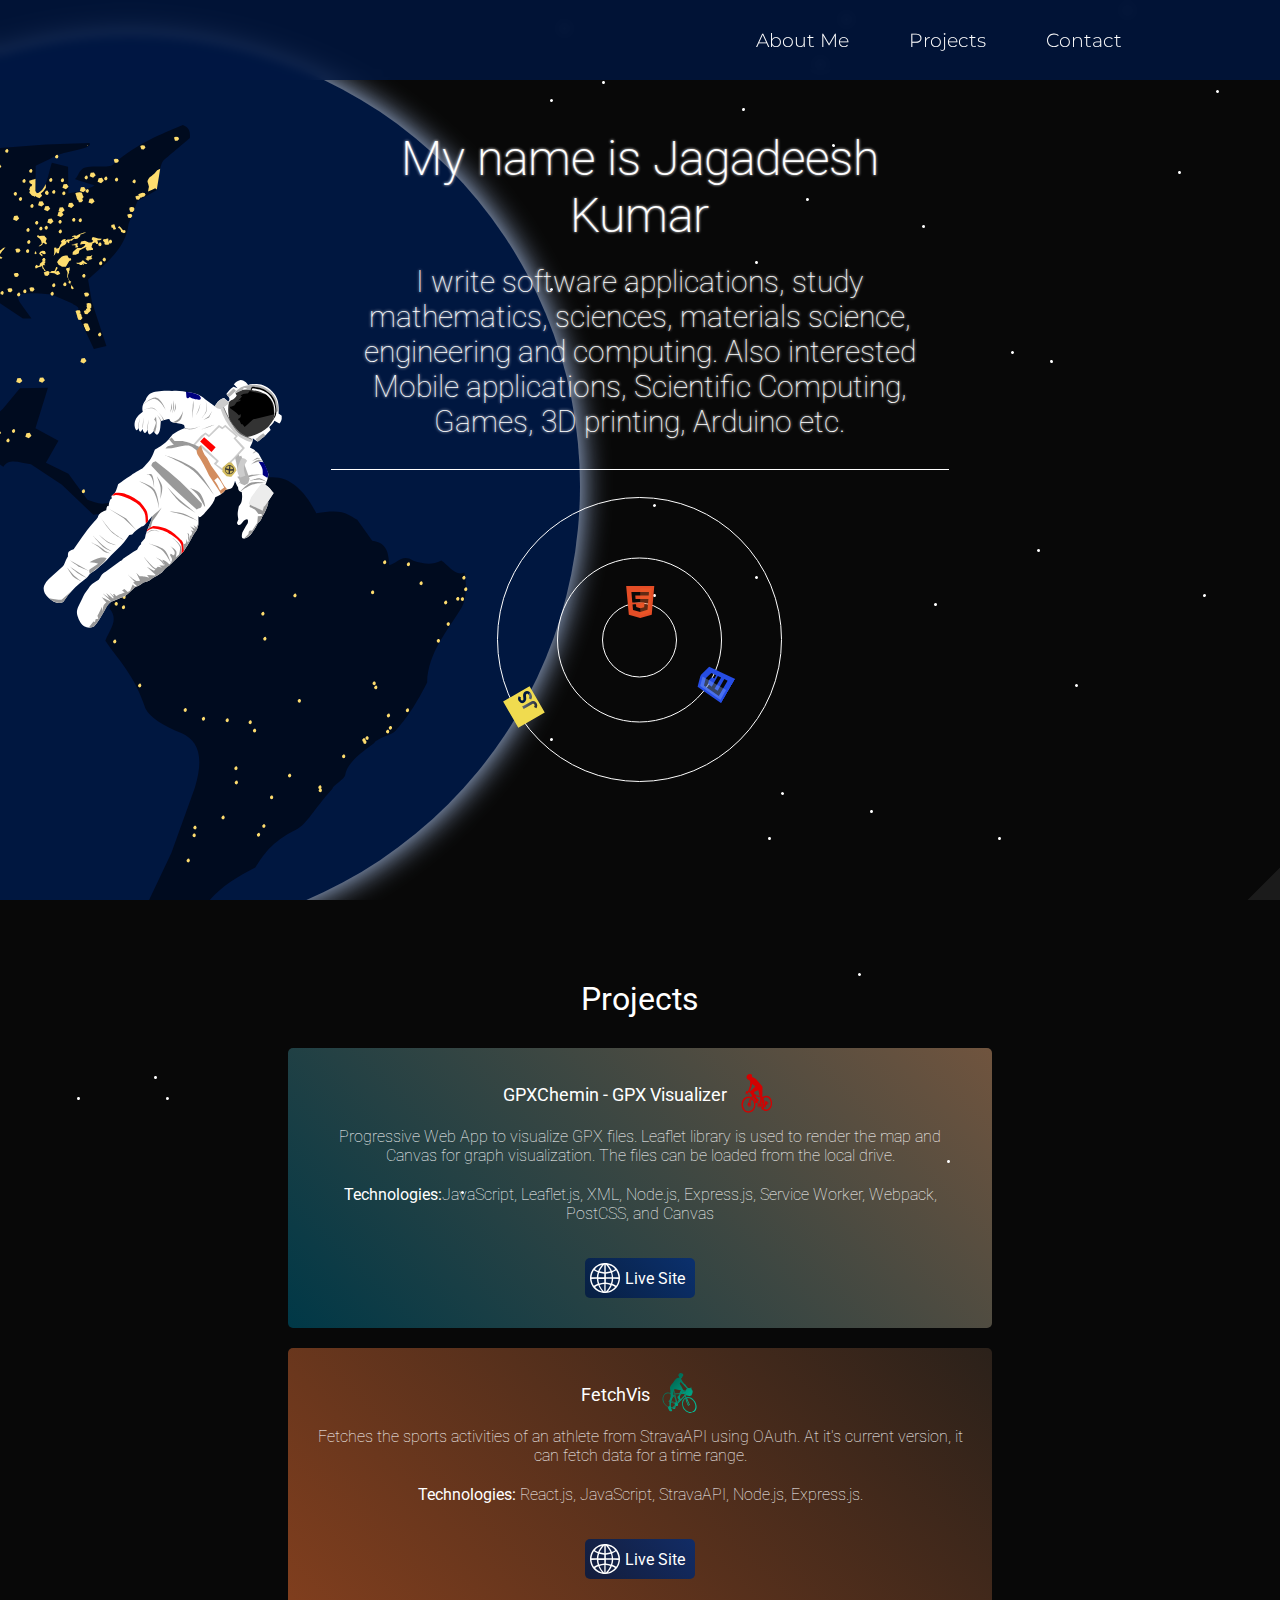
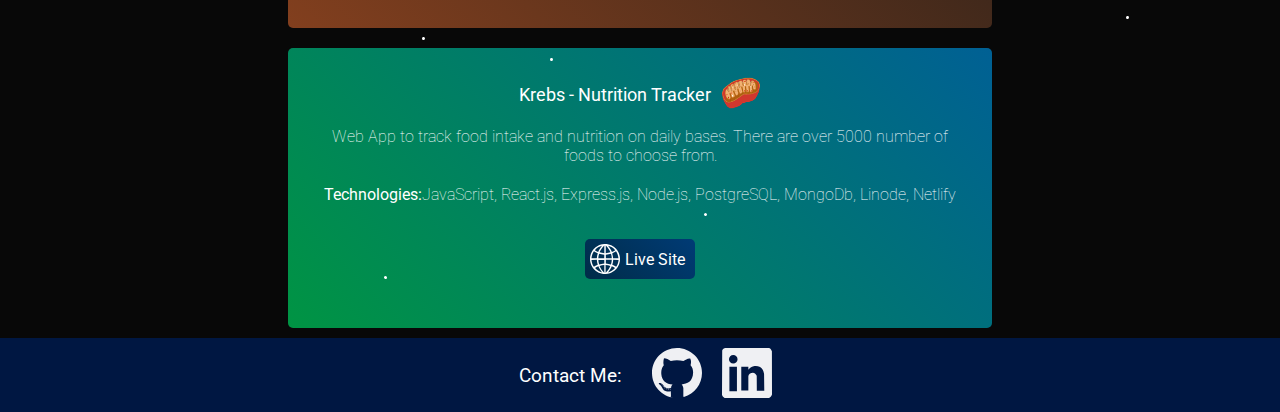
<file: index.html>
<!DOCTYPE html>
<html lang="en">
  <head>
    <meta charset="UTF-8" />
    <meta
      name="viewport"
      content="width=device-width, initial-scale=1.0"
      lang="en"
    />
    <meta name="author" content="Jagadeesh Kumar" />
    <meta
      name="description"
      content="My name is Jagadeesh Kumar, this is my software application developer portfolio. I write code, study mathematics, sciences, materials science, engineering and computing. sometimes involve in creating art using raster, vector, pencil and 3d modelling tools"
    />
    <link
      rel="shortcut icon"
      href="assets/images/favicon.ico"
      type="image/x-icon"
    />
    <link rel="preconnect" href="https://fonts.gstatic.com" />
    <link
      href="https://fonts.googleapis.com/css2?family=Montserrat:wght@200;300;400&display=swap"
      rel="stylesheet"
    />
    <link
      href="https://fonts.googleapis.com/css2?family=Roboto:wght@100;300&display=swap"
      rel="stylesheet"
    />
    <link rel="stylesheet" href="assets/styles/styles.css" />
    <meta
      name="google-site-verification"
      content="FhFQ427HLlSpbvuYlSeR3WIvfBAOCMagMNsWkasmU8o"
    />
    <title>Jagadeesh Kumar</title>
  </head>
  <body>
    <nav id="navbar">
      <ul class="nav-list">
        <li class="nav-list_item">
          <a rel="noreferrer noopener" class="nav-link" href="#welcome-section"
            >About Me</a
          >
        </li>
        <li class="nav-list_item">
          <a rel="noreferrer noopener" class="nav-link" href="#projects"
            >Projects</a
          >
        </li>
        <li class="nav-list_item">
          <a rel="noreferrer noopener" class="nav-link" href="#footer"
            >Contact</a
          >
        </li>
      </ul>
    </nav>
    <section id="welcome-section">
      <div class="welcome-section_text">
        <div id="about-me">
          <div id="about-me_text">
            <p id="welcome-section_heading" class="text--full-width">
              My name is <span id="name">Jagadeesh Kumar</span>
            </p>
            <p id="welcome-section_sub-heading" class="text--full-width">
              I write software applications, study mathematics, sciences,
              materials science, engineering and computing. Also interested
              Mobile applications, Scientific Computing, Games, 3D printing,
              Arduino etc.
            </p>
          </div>
        </div>

        <div id="welcome-section_description">
          <p class="skills"></p>
          <div class="languages">
            <div class="language html">
              <a
                rel="noreferrer noopener"
                class="skill__member html__link"
                target="_blank"
                href="https://en.wikipedia.org/wiki/HTML"
                ><img
                  class="skill__image"
                  src="assets/images/html5.svg"
                  alt="logo of html5"
              /></a>
            </div>
            <div class="html__orbit"></div>

            <div class="language css">
              <a
                rel="noreferrer noopener"
                class="skill__member css__link"
                target="_blank"
                href="https://en.wikipedia.org/wiki/CSS"
                ><img
                  class="skill__image"
                  src="assets/images/css3.svg"
                  alt="logo of css"
              /></a>
            </div>
            <div class="css__orbit"></div>

            <div class="language javascript">
              <a
                rel="noreferrer noopener"
                class="skill__member javascript__link"
                target="_blank"
                href="https://en.wikipedia.org/wiki/JavaScript"
                ><img
                  class="skill__image"
                  src="assets/images/javascript.svg"
                  alt="logo of javascript"
              /></a>
            </div>
            <div class="js__orbit"></div>
          </div>
        </div>
        <div class="background-bar-one"></div>
        <div class="background-bar-two"></div>
      </div>
      <div id="earth">
        <img
          draggable="false"
          src="assets/images/earth.svg"
          id="map"
          alt="svg drawing of earth at night"
        />
      </div>
      <img
        draggable="false"
        src="assets/images/astronaut.svg"
        id="astronaut"
        alt="svg drawing of an astronaut"
      />
      <a rel="noreferrer noopener" href="#projects" class="arrow-double-link"
        ><img
          draggable="false"
          src="assets/images/arrow-double.svg"
          alt=""
          class="arrow-button"
      /></a>
    </section>

    <section id="projects">
      <p id="projects__text">Projects</p>
      <div id="projects__content">
        <!-- PROJECT STARTS -->
        <section class="project trip-visualizer">
          <div class="project__element project__head">
            <div class="project__title">GPXChemin - GPX Visualizer</div>
            <a
              rel="noreferrer noopener"
              href="https://gpxchemin.quarklepton.space"
              target="_blank"
              class="project_link"
              ><img
                src="assets/images/trip-visualizer.svg"
                class="project__icon"
                alt="project icon"
            /></a>
          </div>
          <p class="project__element project__description">
            Progressive Web App to visualize GPX files. Leaflet library is used
            to render the map and Canvas for graph visualization. The files can
            be loaded from the local drive.
          </p>

          <p
            class="project__element project__description project__technologies"
          >
            <span class="project__technologies__span">Technologies:</span
            >JavaScript, Leaflet.js, XML, Node.js, Express.js, Service Worker,
            Webpack, PostCSS, and Canvas
          </p>

          <div class="project__element project__links">
            <div class="project__external">
              <a
                rel="noreferrer noopener"
                class="project__live-site project__button"
                href="https://gpxchemin.quarklepton.space"
                target="_blank"
              >
                <img
                  class="technology__image"
                  src="assets/images/website.svg"
                  alt="logo of website"
                />
                <p class="text project__links__text">Live Site</p>
              </a>
            </div>
          </div>
        </section>
        <!-- PROJECT ENDS -->

        <!-- PROJECT STARTS -->
        <section class="project how-far">
          <div class="project__element project__head">
            <div class="project__title">FetchVis</div>
            <a
              rel="noreferrer noopener"
              href="https://fetchvis.quarklepton.space/"
              target="_blank"
              class="project_link"
              ><img
                src="assets/images/howfar_logo.svg"
                class="project__icon"
                alt="project icon"
            /></a>
          </div>

          <p class="project__element project__description">
            Fetches the sports activities of an athlete from StravaAPI using
            OAuth. At it's current version, it can fetch data for a time range.
          </p>

          <p
            class="project__element project__description project__technologies"
          >
            <span class="project__technologies__span">Technologies:</span>
            React.js, JavaScript, StravaAPI, Node.js, Express.js.
          </p>

          <div class="project__element project__links">
            <div class="project__external">
              <a
                rel="noreferrer noopener"
                class="project__live-site project__button"
                href="https://fetchvis.quarklepton.space/"
                target="_blank"
              >
                <img
                  class="technology__image"
                  src="assets/images/website.svg"
                  alt="logo of website"
                />
                <p class="text project__links__text">Live Site</p>
              </a>
            </div>
          </div>
        </section>
        <!-- PROJECT STARTS -->
        <section class="project krebs">
          <div class="project__element project__head">
            <div class="project__title">Krebs - Nutrition Tracker</div>
            <a
              rel="noreferrer noopener"
              href="https://krebs.quarklepton.space"
              target="_blank"
              class="project_link"
              ><img
                src="assets/images/mito.png"
                class="project__icon"
                alt="project icon"
            /></a>
          </div>
          <p class="project__element project__description">
            Web App to track food intake and nutrition on daily bases. There are
            over 5000 number of foods to choose from.
          </p>

          <p
            class="project__element project__description project__technologies"
          >
            <span class="project__technologies__span">Technologies:</span
            >JavaScript, React.js, Express.js, Node.js, PostgreSQL, MongoDb,
            Linode, Netlify
          </p>

          <div class="project__element project__links">
            <div class="project__external">
              <a
                rel="noreferrer noopener"
                class="project__live-site project__button"
                href="https://krebs.quarklepton.space"
                target="_blank"
              >
                <img
                  class="technology__image"
                  src="assets/images/website.svg"
                  alt="logo of website"
                />
                <p class="text project__links__text">Live Site</p>
              </a>
            </div>
          </div>
        </section>
        <!-- PROJECT ENDS -->
      </div>
    </section>

    <footer id="footer">
      <div class="footer_sub-heading">
        <p class="footer__text text text--narrow text--large text--center">
          Contact Me:
        </p>
      </div>
      <div class="footer-social">
        <a
          rel="noreferrer noopener"
          target="_blank"
          href="https://github.com/thinkingape46"
          id="profile-link"
          class="profile-link"
          ><img
            src="assets/images/github.svg"
            alt="github icon"
            class="github social-icon social-icon--footer"
        /></a>
        <a
          rel="noreferrer noopener"
          target="_blank"
          href="https://www.linkedin.com/in/jagadeesh59621/"
          class="profile-link"
          ><img
            src="assets/images/linkedin.svg"
            alt="linkedin icon"
            class="linkedin social-icon social-icon--footer"
        /></a>
      </div>
    </footer>

    <script src="assets/scripts/scripts.js"></script>
  </body>
</html>
</file>
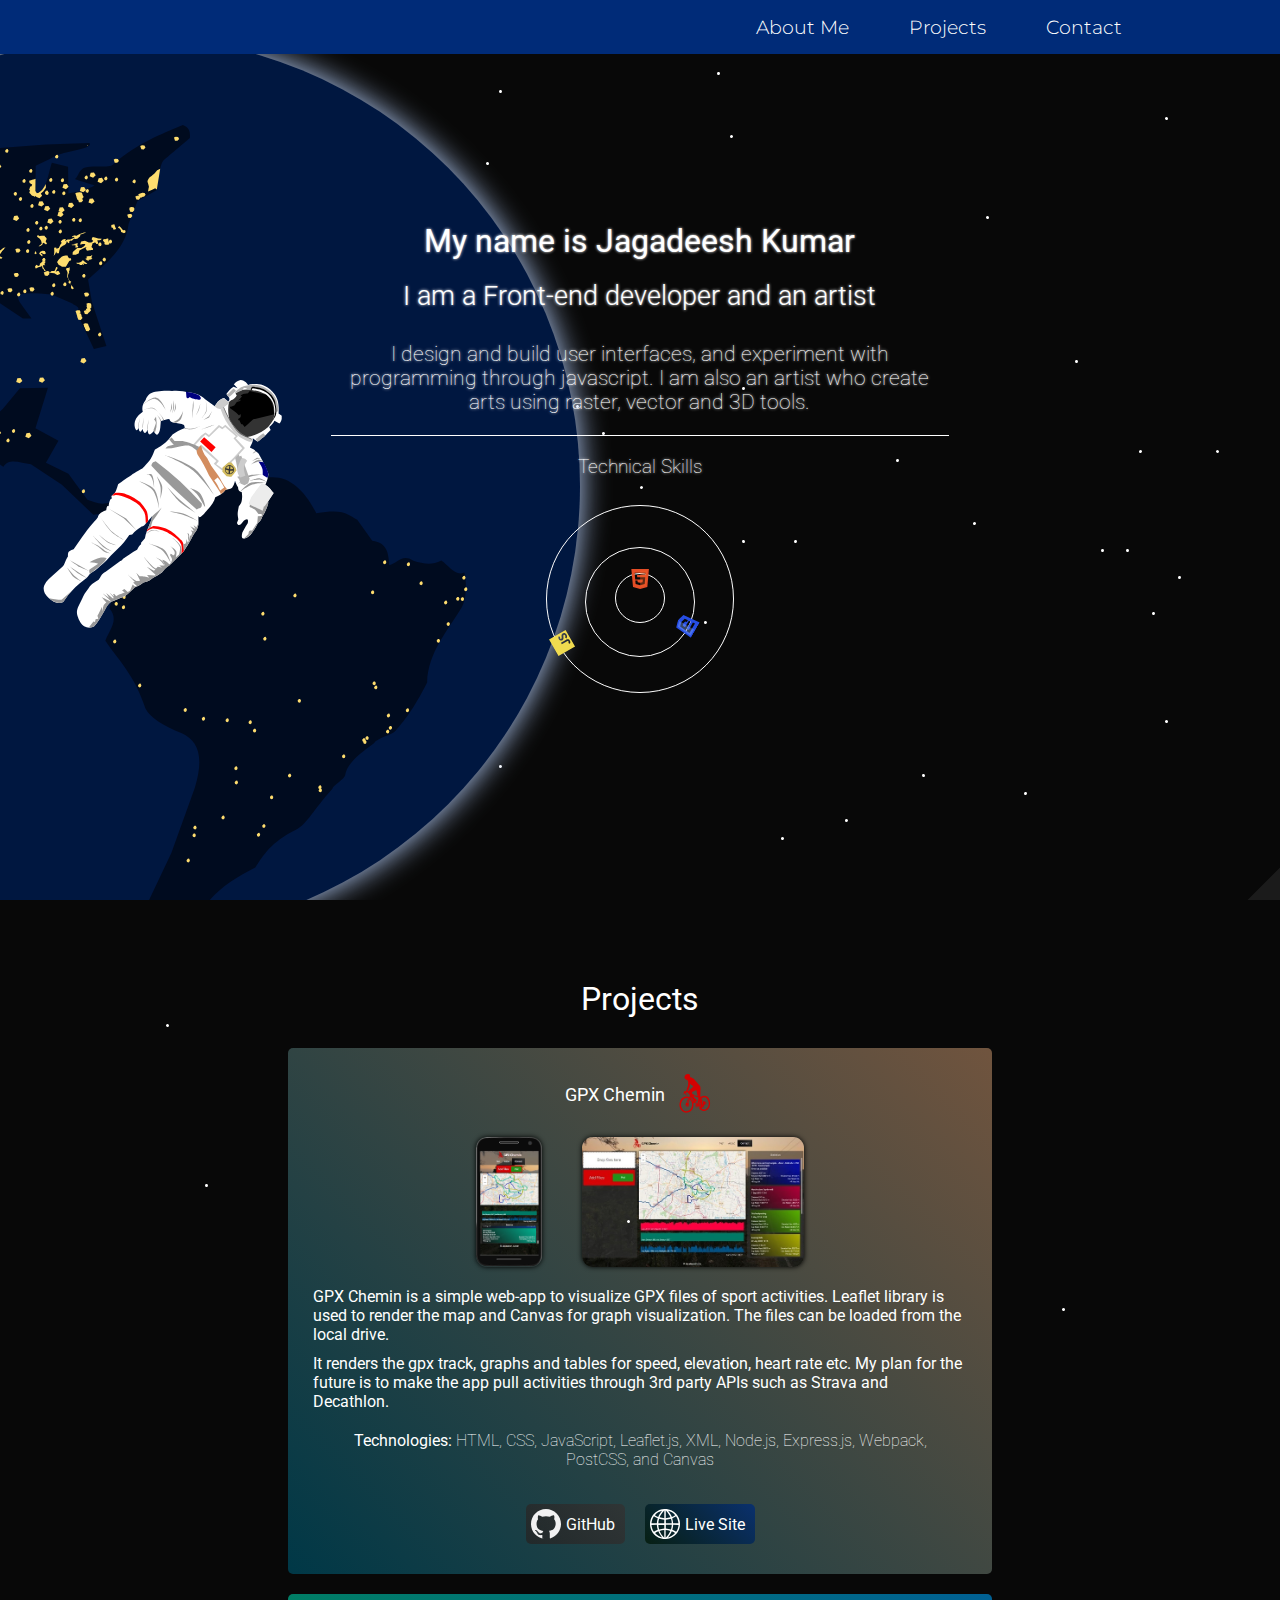
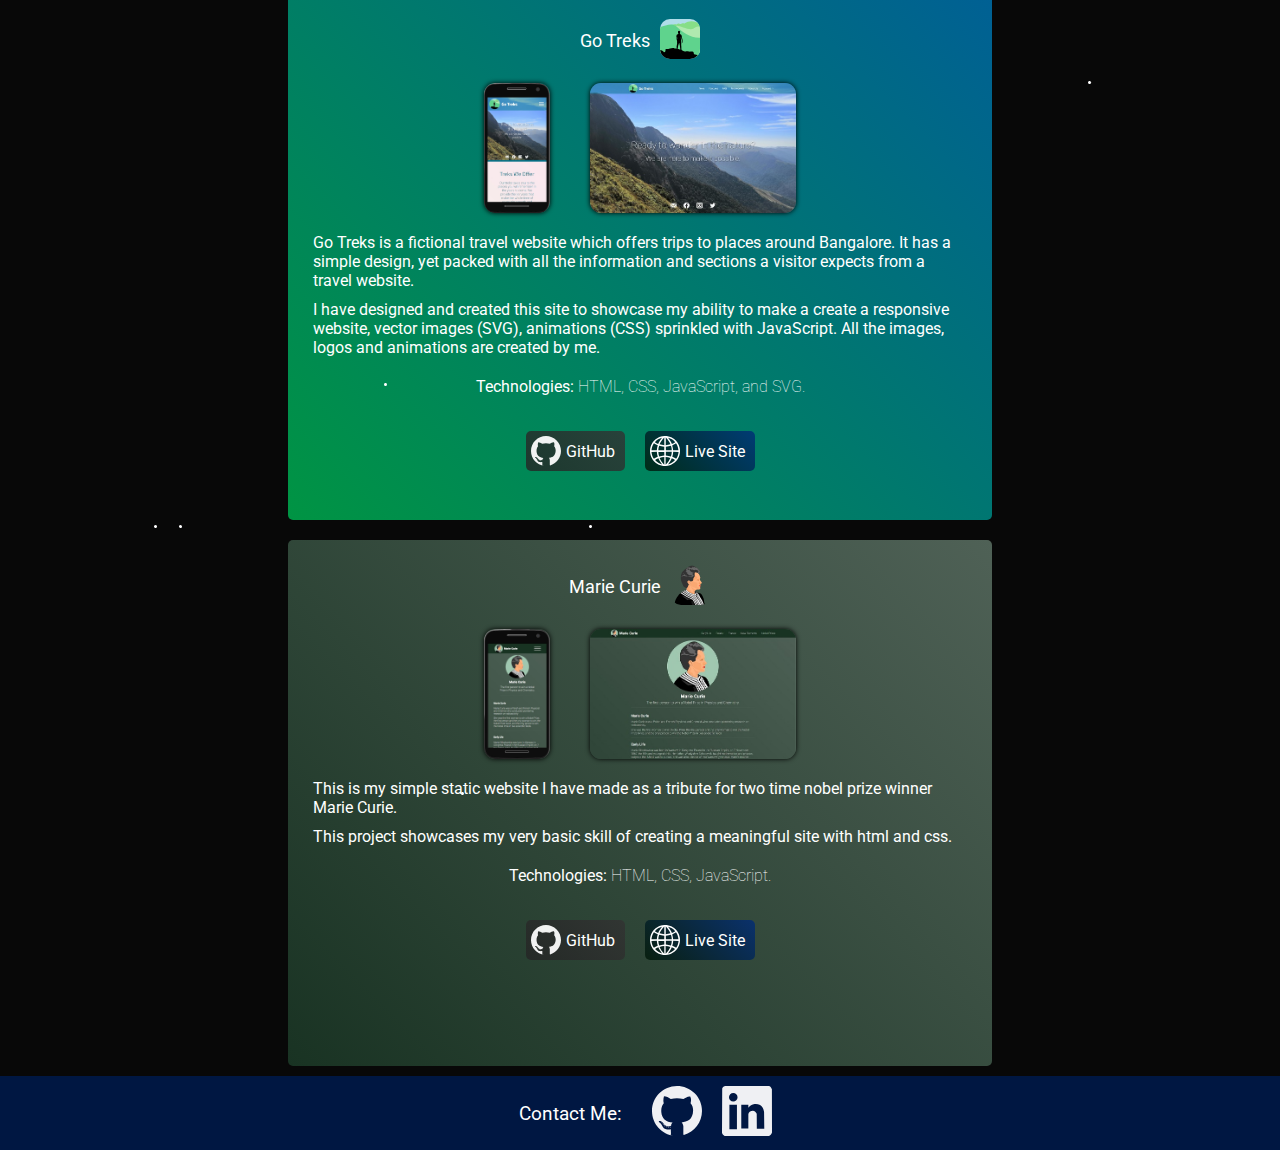
<file: docs/index.html>
<!DOCTYPE html>
<html lang="en">
  <head>
    <meta charset="UTF-8" />
    <meta
      name="viewport"
      content="width=device-width, initial-scale=1.0"
      lang="en"
    />
    <meta name="author" content="Jagadeesh Kumar" />
    <meta
      name="description"
      content="My name is Jagadeesh Kumar, Front-end developer and an artist. I design and create user interfaces, also like to experiment with programming in general through creating applications. My other hobbies are science, art, cycling, running etc."
    />
    <link
      rel="shortcut icon"
      href="assets/images/favicon.ico"
      type="image/x-icon"
    />
    <link rel="preconnect" href="https://fonts.gstatic.com" />
    <link
      href="https://fonts.googleapis.com/css2?family=Montserrat:wght@200;300;400&display=swap"
      rel="stylesheet"
    />
    <link
      href="https://fonts.googleapis.com/css2?family=Roboto:wght@100;300&display=swap"
      rel="stylesheet"
    />
    <link rel="stylesheet" href="assets/styles/styles.css" />
    <meta
      name="google-site-verification"
      content="hHcgob94hTfKzDqe_BTHVgxOSfAOJ9TVq0DSFCgbygQ"
    />
    <title>Jagadeesh Kumar</title>
  </head>
  <body>
    <nav id="navbar">
      <ul class="nav-list">
        <li class="nav-list_item">
          <a class="nav-link" href="#welcome-section">About Me</a>
        </li>
        <li class="nav-list_item">
          <a class="nav-link" href="#projects">Projects</a>
        </li>
        <li class="nav-list_item">
          <a class="nav-link" href="#footer">Contact</a>
        </li>
      </ul>
    </nav>
    <section id="welcome-section">
      <div class="welcome-section_text">
        <div id="about-me">
          <div id="about-me_text">
            <p id="welcome-section_heading" class="text--full-width">
              My name is <span id="name">Jagadeesh Kumar</span>
            </p>
            <p id="welcome-section_sub-heading" class="text--full-width">
              I am a Front-end developer and an artist
            </p>
            <p id="welcome-section__bio" class="text--full-width">
              I design and build user interfaces, and experiment with
              programming through javascript. I am also an artist who create
              arts using raster, vector and 3D tools.
            </p>
          </div>
        </div>

        <div id="welcome-section_description">
          <p class="skills">Technical Skills</p>
          <div class="languages">
            <div class="language html">
              <a
                class="skill__member html__link"
                target="_blank"
                href="https://en.wikipedia.org/wiki/HTML"
                ><img
                  class="skill__image"
                  src="assets/images/html5.svg"
                  alt="logo of html5"
              /></a>
            </div>
            <div class="html__orbit"></div>

            <div class="language css">
              <a
                class="skill__member css__link"
                target="_blank"
                href="https://en.wikipedia.org/wiki/CSS"
                ><img
                  class="skill__image"
                  src="assets/images/css3.svg"
                  alt="logo of css"
              /></a>
            </div>
            <div class="css__orbit"></div>

            <div class="language javascript">
              <a
                class="skill__member javascript__link"
                target="_blank"
                href="https://en.wikipedia.org/wiki/JavaScript"
                ><img
                  class="skill__image"
                  src="assets/images/javascript.svg"
                  alt="logo of javascript"
              /></a>
            </div>
            <div class="js__orbit"></div>
          </div>
        </div>
        <div class="background-bar-one"></div>
        <div class="background-bar-two"></div>
      </div>
      <div id="earth">
        <img
          draggable="false"
          src="assets/images/earth.svg"
          id="map"
          alt="svg drawing of earth at night"
        />
      </div>
      <img
        draggable="false"
        src="assets/images/astronaut.svg"
        id="astronaut"
        alt="svg drawing of an astronaut"
      />
      <a href="#projects" class="arrow-double-link"
        ><img
          draggable="false"
          src="assets/images/arrow-double.svg"
          alt=""
          class="arrow-button"
      /></a>
    </section>

    <section id="projects">
      <p id="projects__text">Projects</p>

      <div id="projects__content">
        <section class="project trip-visualizer">
          <div class="project__element project__head">
            <div class="project__title">GPX Chemin</div>
            <a
              href="https://gpx-chemin.herokuapp.com/"
              target="_blank"
              class="project_link"
              ><img
                src="assets/images/trip-visualizer.svg"
                class="project__icon"
                alt="project icon"
            /></a>
          </div>
          <div class="project__thumbs">
            <img
              class="project__thumb project__thumb__mobile"
              draggable="false"
              src="assets/images/gpx-chemin-mobile_thumb.png"
              alt="screenshot of project on large screen"
            />
            <img
              class="project__thumb project__thumb__laptop"
              draggable="false"
              src="assets/images/gpx-chemin-laptop_thumb.jpg"
              alt="screenshot of project on mobile screen"
            />
          </div>

          <p class="project__element project__description">
            GPX Chemin is a simple web-app to visualize GPX files of sport
            activities. Leaflet library is used to render the map and Canvas for
            graph visualization. The files can be loaded from the local drive.
          </p>

          <p class="project__element project__description">
            It renders the gpx track, graphs and tables for speed, elevation,
            heart rate etc. My plan for the future is to make the app pull
            activities through 3rd party APIs such as Strava and Decathlon.
          </p>

          <p
            class="project__element project__description project__technologies"
          >
            <span class="project__technologies__span">Technologies:</span> HTML,
            CSS, JavaScript, Leaflet.js, XML, Node.js, Express.js, Webpack,
            PostCSS, and Canvas
          </p>

          <div class="project__element project__links">
            <div class="project__external">
              <a
                class="project__github project__button"
                href="https://github.com/thinkingape46/gpx-chemin"
                target="_blank"
              >
                <img
                  class="technology__image"
                  src="assets/images/github.svg"
                  alt="logo of github"
                />
                <p class="text project__links__text">GitHub</p>
              </a>
              <a
                class="project__live-site project__button"
                href="https://gpx-chemin.herokuapp.com/"
                target="_blank"
              >
                <img
                  class="technology__image"
                  src="assets/images/website.svg"
                  alt="logo of website"
                />
                <p class="text project__links__text">Live Site</p>
              </a>
            </div>
          </div>
        </section>

        <section class="project gotreks">
          <div class="project__element project__head">
            <div class="project__title">Go Treks</div>
            <a
              class="project__link"
              target="_blank"
              href="https://thinkingape46.github.io/go-treks/"
              ><img
                src="assets/images/gotreks.svg"
                class="project__icon"
                alt="project icon"
            /></a>
          </div>
          <div class="project__thumbs">
            <img
              class="project__thumb project__thumb__mobile"
              draggable="false"
              src="assets/images/go-treks-mobile_thumb.png"
              alt="screenshot of project on large screen"
            />
            <img
              class="project__thumb project__thumb__laptop"
              draggable="false"
              src="assets/images/go-treks-laptop_thumb.jpg"
              alt="screenshot of project on mobile screen"
            />
          </div>

          <p class="project__element project__description">
            Go Treks is a fictional travel website which offers trips to places
            around Bangalore. It has a simple design, yet packed with all the
            information and sections a visitor expects from a travel website.
          </p>
          <p class="project__element project__description">
            I have designed and created this site to showcase my ability to make
            a create a responsive website, vector images (SVG), animations (CSS)
            sprinkled with JavaScript. All the images, logos and animations are
            created by me.
          </p>

          <p
            class="project__element project__description project__technologies"
          >
            <span class="project__technologies__span">Technologies:</span> HTML,
            CSS, JavaScript, and SVG.
          </p>

          <div class="project__element project__links">
            <div class="project__external">
              <a
                class="project__github project__button"
                href="https://github.com/thinkingape46/go-treks"
                target="_blank"
              >
                <img
                  class="technology__image"
                  src="assets/images/github.svg"
                  alt="logo of github"
                />
                <p class="text project__links__text">GitHub</p>
              </a>
              <a
                class="project__live-site project__button"
                href="https://thinkingape46.github.io/go-treks/"
                target="_blank"
              >
                <img
                  class="technology__image"
                  src="assets/images/website.svg"
                  alt="logo of website"
                />
                <p class="text project__links__text">Live Site</p>
              </a>
            </div>
          </div>
        </section>

        <section class="project marie-curie">
          <div class="project__element project__head">
            <div class="project__title">Marie Curie</div>
            <a
              href="https://thinkingape46.github.io/marie-curie/"
              target="_blank"
              class="project_link"
              ><img
                src="assets/images/marie-curie.svg"
                class="project__icon"
                alt="project icon"
            /></a>
          </div>

          <div class="project__thumbs">
            <img
              class="project__thumb project__thumb__mobile"
              draggable="false"
              src="assets/images/marie-curie-mobile_thumb.png"
              alt="screenshot of project on large screen"
            />
            <img
              class="project__thumb project__thumb__laptop"
              draggable="false"
              src="assets/images/marie-curie-laptop_thumb.jpg"
              alt="screenshot of project on mobile screen"
            />
          </div>

          <p class="project__element project__description">
            This is my simple static website I have made as a tribute for two
            time nobel prize winner Marie Curie.
          </p>

          <p class="project__element project__description">
            This project showcases my very basic skill of creating a meaningful
            site with html and css.
          </p>

          <p
            class="project__element project__description project__technologies"
          >
            <span class="project__technologies__span">Technologies:</span> HTML,
            CSS, JavaScript.
          </p>

          <div class="project__element project__links">
            <div class="project__external">
              <a
                class="project__github project__button"
                href="https://github.com/thinkingape46/marie-curie"
                target="_blank"
              >
                <img
                  class="technology__image"
                  src="assets/images/github.svg"
                  alt="logo of github"
                />
                <p class="text project__links__text">GitHub</p>
              </a>
              <a
                class="project__live-site project__button"
                href="https://thinkingape46.github.io/marie-curie/"
                target="_blank"
              >
                <img
                  class="technology__image"
                  src="assets/images/website.svg"
                  alt="logo of website"
                />
                <p class="text project__links__text">Live Site</p>
              </a>
            </div>
          </div>
        </section>
      </div>
    </section>

    <footer id="footer">
      <div class="footer_sub-heading">
        <p class="footer__text text text--narrow text--large text--center">
          Contact Me:
        </p>
      </div>
      <div class="footer-social">
        <a
          target="_blank"
          href="https://github.com/thinkingape46"
          id="profile-link"
          class="profile-link"
          ><img
            src="assets/images/github.svg"
            alt="github icon"
            class="github social-icon social-icon--footer"
        /></a>
        <a
          target="_blank"
          href="https://www.linkedin.com/in/jagadeesh59621/"
          class="profile-link"
          ><img
            src="assets/images/linkedin.svg"
            alt="linkedin icon"
            class="linkedin social-icon social-icon--footer"
        /></a>
      </div>
    </footer>

    <script src="assets/scripts/scripts.js"></script>
  </body>
</html>
</file>
<file: assets/styles/styles.css>
:root {
  --darkBlueOpaque: rgb(0, 23, 66);
  --darkBlueTransparent: rgba(0, 23, 66, 0.8);
  --lightBlueTransparent: rgba(0, 43, 120, 0.8);
  --lightBlueVeryTransparent: rgba(0, 43, 120, 0.5);
  --mainBlueOpaque: rgba(0, 43, 120, 1);
  --mainBlueTransparent: rgba(0, 43, 120, 0.8);
  --darkGreyTransparent: rgba(36, 36, 36, 0.8);
  --mediumGreyTransparent: rgba(50, 50, 50, 0.8);
}

* {
  box-sizing: border-box;
}

html {
  scroll-behavior: smooth;
}

body {
  font-family: "Montserrat", "roboto", sans-serif;
  margin: 0;
  background-color: rgb(8, 8, 8);
}

/* Text styling start */
.text {
  margin: 5px auto;
}
.text--narrow {
  /* To reduce the width of text column */
  width: 75%;
}
.text--center {
  text-align: center;
}
.text--large {
  /* meant for sub-heading */
  font-size: 1.2rem;
}

/* Text styling start */

/* Scroll bar styling using -webkit-scrollbar works only for Blink and Webkit browsers 
https://developer.mozilla.org/en-US/docs/Web/CSS/::-webkit-scrollbar - 04 Nov 2020
*/
body::-webkit-scrollbar {
  width: 8px;
  background-color: #fff;
}

body::-webkit-scrollbar-thumb {
  background-color: var(--mainBlueOpaque);
}

/***************** Navigation Bar Start ************/
#navbar {
  position: fixed;
  width: 100vw;
  display: flex;
  z-index: 11;
  height: max-content;
  background-color: var(--darkBlueTransparent);
  backdrop-filter: blur(5px);
  height: 80px;
}
.nav-list {
  display: flex;
  width: 80%;
  margin: auto;
  padding: 0;
  justify-content: flex-end;
}
.nav-list_item {
  list-style: none;
  display: inline-block;
  padding: 15px 30px;
  font-size: 1.2rem;
  font-weight: 300;
}
.nav-link {
  color: #fff;
  text-decoration: none;
}
/* Media queries */
@media (max-width: 650px) {
  .nav-list {
    justify-content: center;
  }
  .nav-list_item {
    font-size: 1rem;
    padding: 15px;
  }
}
@media (max-width: 425px) {
  #navbar {
    height: 50px;
  }
  .nav-list_item {
    padding: 0 10px;
    font-size: 1rem;
  }
}
@media (max-width: 375px) {
  .nav-list_item {
    font-size: 0.8rem;
  }
}
@media (max-width: 320px) {
  .nav-list_item {
    font-size: 0.6rem;
  }
}
/***************** Navigation Bar End ************/
/*************** Welcome Section Start *************/
#welcome-section {
  background-color: rgb(8, 8, 8);
  color: #fff;
  display: flex;
  position: relative;
  height: 100vh;
  width: 100%;
  box-sizing: border-box;
  margin: 0;
  overflow: hidden;
  z-index: 1;
}
#earth {
  height: 1000px;
  width: 1000px;
  background-color: #001740;
  border-radius: 50%;
  overflow: hidden;
  position: absolute;
  top: 54%;
  transform: translateY(-50%);
  left: -25%;
  box-shadow: 0 0 30px #b8d2ff;
  z-index: 3;
}
#map {
  height: 100%;
  width: 100%;
  z-index: 3;
}
#astronaut {
  position: absolute;
  z-index: 4;
  height: 314px;
  top: 42%;
  left: 3%;
  transform-origin: 50% 50%;
  animation: float-in-space 10s linear infinite;
}
@keyframes float-in-space {
  0% {
    transform: translateX(0px) translateY(0px) rotate(0deg);
  }
  25% {
    transform: translateX(5px) translateY(5px) rotate(-5deg);
  }
  50% {
    transform: translateX(0px) translateY(0px) rotate(0deg);
  }
  75% {
    transform: translateX(-5px) translateY(-5px) rotate(5deg);
  }
  100% {
    transform: translateX(0x) translateY(0px) rotate(0deg);
  }
}
.welcome-section_text {
  font-family: "roboto", sans-serif;
  position: static;
  text-align: center;
  margin: auto;
  border-radius: 5px;
  padding: 30px;
  box-sizing: border-box;
  width: 53%;
  z-index: 5;
  font-weight: 200;
  overflow: hidden;
  text-shadow: 0 0 3px #fff;
}
#about-me {
  border-bottom: 1px solid #fff;
}
#profile-picture {
  height: 125px;
  width: 125px;
  margin: auto;
  border-radius: 50%;
  border: 1px solid var(--mainBlueOpaque);
}
#welcome-section_heading {
  font-size: 3.1rem;
  font-weight: 200;
  margin: 20px auto;
}
#welcome-section_sub-heading {
  font-size: 2rem;
  font-weight: 100;
  margin: 20px auto 30px auto;
}
#welcome-section__bio {
  font-family: "roboto", sans-serif;
  font-size: 1.3rem;
  font-weight: 100;
}
#welcome-section_description {
  font-size: 1.2rem;
  font-weight: 100;
}
.languages {
  display: flex;
  justify-content: center;
  z-index: 5;
  position: relative;
  height: 200px;
}
.language {
  display: flex;
  justify-content: center;
  z-index: 5;
  height: 100%;
  position: absolute;
  transform-origin: center;
}
.html {
  animation: revolve-html 10s linear infinite;
}
.html__orbit {
  position: absolute;
  border: 1px solid #fff;
  height: 50px;
  width: 50px;
  top: 75px;
  border-radius: 50%;
}
.css {
  animation: revolve-css 15s linear infinite;
  transform: rotate(120deg);
}
.css__orbit {
  position: absolute;
  border: 1px solid #fff;
  height: 110px;
  width: 110px;
  top: 49px;
  border-radius: 50%;
}
.javascript {
  animation: revolve-js 20s linear infinite;
  transform: rotate(240deg);
}
.js__orbit {
  position: absolute;
  border: 1px solid #fff;
  height: 188px;
  width: 188px;
  top: 7px;
  border-radius: 50%;
}

@keyframes revolve-html {
  0% {
    transform: rotate(0deg);
  }
  100% {
    transform: rotate(360deg);
  }
}
@keyframes revolve-css {
  0% {
    transform: rotate(120deg);
  }
  100% {
    transform: rotate(480deg);
  }
}
@keyframes revolve-js {
  0% {
    transform: rotate(240deg);
  }
  100% {
    transform: rotate(600deg);
  }
}

.language_logo {
  height: 40px;
  width: 40px;
  margin: auto;
}
.language_text {
  margin: 10px 0;
}
.skill__member {
  display: inline-block;
  height: 20px;
  width: 20px;
  margin: 0;
}
.skill__image {
  height: 100%;
  width: 100%;
}
.html__link {
  margin: 71px 0 0 0;
  animation: 10s anti-revolve-html infinite linear;
}
@keyframes anti-revolve-html {
  0% {
    transform: rotate(0deg);
  }
  100% {
    transform: rotate(-360deg);
  }
}
.css__link {
  margin: 36px 0 0 0;
  animation: 15s anti-revolve-css infinite linear;
}
@keyframes anti-revolve-css {
  0% {
    transform: rotate(-120deg);
  }
  100% {
    transform: rotate(-480deg);
  }
}
.javascript__link {
  margin: 0;
  animation: 20s anti-revolve-js infinite linear;
}
@keyframes anti-revolve-js {
  0% {
    transform: rotate(-240deg);
  }
  100% {
    transform: rotate(-600deg);
  }
}
@media (min-width: 768px) {
  .languages {
    height: 300px;
    width: 300px;
    margin: 10px auto 0 auto;
  }
  .skill__member {
    height: 2rem;
    width: 2rem;
  }
  .javascript {
    height: 100%;
    width: 100%;
  }
  .js__orbit {
    height: 95%;
    width: 95%;
  }
  .css__link {
    margin: 3rem 0 0 0;
  }
  .css__orbit {
    height: 55%;
    width: 55%;
    top: 50%;
    transform: translateY(-50%);
  }
  .html__link {
    margin: 6rem 0 0 0;
  }
  .html__orbit {
    height: 25%;
    width: 25%;
    top: 50%;
    transform: translateY(-50%);
  }
}
.text--bold {
  font-weight: 400;
}
.background-bar-one {
  position: absolute;
  bottom: -20%;
  right: -99px;
  transform: rotate(-45deg);
  width: 314px;
  height: 128px;
  background-color: rgba(46, 46, 46, 0.5);
}
.background-bar-two {
  display: none;
}
.triangle {
  background-color: #fff;
  height: 3px;
  width: 3px;
  border-radius: 50%;
  transition: all 50s linear;
  animation: star-glow 1s ease-in-out infinite;
}
@keyframes star-glow {
  0% {
    box-shadow: 0 0 1px #fff;
  }
  20% {
    box-shadow: 0 0 8px #fff;
  }
  80% {
    box-shadow: 0 0 8px #fff;
  }
  100% {
    box-shadow: 0 0 1px #fff;
  }
}
.arrow-double-link {
  display: none;
  position: absolute;
  bottom: 20px;
  left: 50%;
  transform: translateX(-50%);
  height: 40px;
  animation: arrow-animation 0.3s ease-in-out infinite;
  z-index: 10;
}
@keyframes arrow-animation {
  0% {
    bottom: 25px;
  }
  50% {
    bottom: 23px;
  }
  100% {
    bottom: 25px;
  }
}
.arrow-button {
  height: 100%;
  width: 100%;
}
/***** media queries welcome section ********/

@media (max-width: 1440px) {
  #earth {
    height: 900px;
    width: 900px;
  }
  #astronaut {
    height: 250px;
  }
  .welcome-section_text {
    left: 67%;
    top: 45%;
  }
  #welcome-section_heading {
    font-size: 3rem;
  }
  #welcome-section_sub-heading {
    font-size: 1.9rem;
  }
  #welcome-section_bio {
    font-size: 1.4rem;
  }
}
@media (max-width: 1024px) {
  #earth {
    left: -58%;
  }
  #astronaut {
    top: 43%;
    height: 210px;
  }
  .welcome-section_text {
    padding: 30px 10px;
  }
  #profile-picture {
    height: 80px;
    width: 80px;
  }
  #welcome-section_heading {
    font-size: 2.3rem;
  }
  #welcome-section_sub-heading {
    font-size: 1.6rem;
  }
  #welcome-section_description {
    font-size: 1.1rem;
  }
  #welcome-section__bio {
    font-size: 1.2rem;
  }
  .arrow-double-link {
    height: 30px;
  }
}
@media (max-width: 768px) {
  #welcome-section {
    display: flex;
  }
  .welcome-section_text {
    display: flex;
    flex-direction: column;
    position: static;
    margin: auto;
    transform: none;
    height: auto;
    padding: 30px 10px;
    width: 80%;
  }
  #profile-picture {
    margin: 0 auto;
    height: 75px;
    width: 75px;
  }
  #welcome-section_heading {
    font-size: 1.5rem;
    margin: 15px auto 20px auto;
  }
  #welcome-section_sub-heading {
    font-size: 1.3rem;
    margin: 5px auto 15px auto;
  }
  #welcome-section_description {
    width: 70%;
    font-size: 1rem;
    margin: 10px auto;
  }
  #welcome-section__bio {
    font-size: 1.2rem;
  }
  .arrow-double-link {
    width: 100px;
    height: 100px;
  }
  #earth {
    display: block;
    height: 450px;
    width: 450px;
    top: 1%;
    left: 0%;
    transform: translateX(-50%) translateY(-50%);
  }
  #astronaut {
    height: 100px;
    top: 9%;
    left: 27%;
  }
  .triangle {
    height: 2px;
    width: 2px;
  }
}
@media (max-width: 650px) {
  .arrow-double-link {
    height: 60px;
  }
  #welcome-section__bio {
    font-size: 1rem;
  }
}
@media (max-width: 425px) {
  .welcome-section_text {
    width: 85%;
    margin-top: 105px;
  }
  #welcome-section_heading {
    font-size: 1.2rem;
    margin: 8px auto 15px auto;
  }
  #welcome-section_sub-heading {
    font-size: 1.1rem;
    margin: 4px auto 15px auto;
  }
  #welcome-section_description {
    font-size: 0.9rem;
    margin: 4px auto;
  }
  #welcome-section__bio {
    font-size: 1rem;
  }
  #welcome-section__bio {
    font-size: 1rem;
  }
  .arrow-double-link {
    width: 100px;
    height: 100px;
  }
  #astronaut {
    top: 51px;
    height: 84px;
  }
}
@media (max-width: 320px) {
  #welcome-section_heading {
    font-size: 1.1rem;
    margin: 8px auto 5px auto;
  }
  #welcome-section_sub-heading {
    font-size: 1rem;
  }
  #welcome-section__bio {
    font-size: 0.9rem;
  }
  .arrow-double-link {
    width: 76px;
    height: 25px;
  }
}
@media (max-width: 300px) {
  #navbar {
    height: 30px;
  }
  .welcome-section_text {
    width: 100%;
  }
  #profile-picture {
    margin: 0 auto;
    height: 50px;
    width: 50px;
  }
  #welcome-section_heading {
    font-size: 0.85rem;
    margin: 8px auto 5px auto;
  }
  #welcome-section_sub-heading {
    font-size: 0.8rem;
    margin: 4px auto 10px auto;
  }

  #welcome-section__bio {
    font-size: 0.7rem;
  }
  #welcome-section_description {
    font-size: 0.7rem;
    margin: 4px auto;
  }
  .arrow-double-link {
    width: 68px;
    height: 14px;
  }
}

/*************** Welcome Section Start *************/

/********** Project Section start ************/

#projects {
  font-family: "roboto", sans-serif;
  position: relative;
  color: #fff;
  padding-top: 60px;
}
#projects__content {
  display: grid;
  grid-template-rows: 1fr 1fr 1fr;
}
#projects__text {
  font-family: "Amatic SC", "roboto", sans-serif;
  font-size: 2rem;
  width: 50vw;
  text-align: center;
  margin: 10px auto;
  padding: 10px;
  box-sizing: border-box;
}
.project {
  width: 55vw;
  margin: 10px auto;
  padding: 20px;
  box-sizing: border-box;
  border-radius: 5px;
  display: flex;
  flex-flow: column nowrap;
}
.project__element {
  margin: 10px 7%;
}
.project__head {
  display: flex;
  flex-wrap: wrap;
  justify-content: center;
  margin: 5px;
}
.project__title {
  font-size: 1.1rem;
  margin: auto 5px;
}
.project__icon {
  height: 40px;
  width: 40px;
  border-radius: 25%;
  margin: 0 5px;
}
.project__thumbs {
  display: flex;
  margin: 10px;
  justify-content: center;
}
.project__thumb {
  margin: 5px 20px;
  height: 130px;
  border-radius: 11px;
  box-shadow: 0 0 5px black;
}
.project__description {
  font-size: 1rem;
  text-align: center;
  margin: 5px;
  font-weight: 100;
}
.project__technologies {
  font-weight: 100;
  text-align: center;
  padding: 10px;
}
.project__technologies__span {
  font-weight: 400;
}
.project__external {
  display: flex;
  justify-content: center;
  margin: 10px 0 0 0;
}
.project__button {
  display: flex;
  margin: 0px 10px;
  border-radius: 5px;
  padding: 5px;
  box-sizing: border-box;
  text-decoration: none;
}

.project__github {
  background: linear-gradient(
    45deg,
    var(--darkGreyTransparent),
    var(--mediumGreyTransparent)
  );
}
.project__live-site {
  background: linear-gradient(
    45deg,
    var(--darkBlueTransparent),
    var(--mainBlueTransparent)
  );
}
.project__links__text {
  color: #fff;
  margin: auto;
  padding: 5px;
  box-sizing: border-box;
  text-decoration: none;
}
.project__links__text:visited {
  text-decoration: none;
}
.project__technology {
  display: flex;
  justify-content: center;
  margin: 19px 0 0 0;
}
.technology__member {
  display: inline-block;
  height: 30px;
  width: 30px;
  margin: 7px;
}
.technology__image {
  height: 30px;
  width: 30px;
  margin: auto;
}
.krebs {
  background: linear-gradient(45deg, rgba(0, 148, 67, 1), rgba(0, 96, 148, 1));
}
.trip-visualizer {
  background: linear-gradient(45deg, rgba(0, 56, 71, 1), rgba(112, 84, 62, 1));
}
.how-far {
  background: linear-gradient(45deg, rgb(130, 63, 30), rgb(43, 33, 26));
}
.marie-curie {
  background: linear-gradient(45deg, rgba(25, 51, 35, 1), rgba(79, 97, 86, 1));
}
.static-site {
  background: linear-gradient(45deg, rgba(0, 148, 67, 1), rgba(0, 96, 148, 1));
}

/************ Project section media queries *********/
@media (max-width: 1024px) {
  .project__links {
    flex-direction: column;
  }
}
@media (max-width: 768px) {
  .project {
    width: 75vw;
  }
}
@media (max-width: 425px) {
  .project {
    width: 85vw;
    padding: 10px;
  }
  .project__thumbs {
    margin: 10px;
  }
  .project__thumb {
    margin: 5px;
    border-radius: 11px;
    height: auto;
  }
  .project__thumb__mobile {
    width: 20%;
  }
  .project__thumb__laptop {
    width: 60%;
  }
  .project__description {
    font-size: 0.9rem;
  }
  .technology__member {
    display: inline-block;
    height: 20px;
    width: 20px;
    margin: 10px;
  }
  .project__links__text {
    font-size: 0.7rem;
  }
}
/************ Project Section end ************/

/* Footer social start */
#footer {
  font-family: "roboto", sans-serif;
  background-color: var(--darkBlueOpaque);
  display: flex;
  color: #fff;
  height: auto;
  justify-content: center;
}
.about-us {
  margin: 10px auto;
}
.footer_sub-heading {
  display: flex;
}
.footer-social {
  box-sizing: border-box;
  display: flex;
}
.footer__text {
  margin: auto;
  width: auto;
  padding: 0 20px;
  box-sizing: border-box;
}
.profile-link {
  padding: 10px;
}
.social-icon {
  width: 50px;
}

.section_about-us {
  padding: 10px 0;
}
@media (max-width: 650px) {
  .social-icon--footer {
    margin: 0 5px;
  }
}
@media (max-width: 425px) {
  .profile-link {
    padding: 5px;
  }
  .social-icon {
    width: 30px;
  }
  .footer__text {
    font-size: 0.8rem;
  }
}

/* Footer social end */
</file>
<file: docs/assets/styles/styles.css>
:root {
  --darkBlueOpaque: rgb(0, 23, 66);
  --darkBlueTransparent: rgba(0, 23, 6, 0.8);
  --lightBlueTransparent: rgba(0, 43, 120, 0.8);
  --lightBlueVeryTransparent: rgba(0, 43, 120, 0.5);
  --mainBlueOpaque: rgba(0, 43, 120, 1);
  --mainBlueTransparent: rgba(0, 43, 120, 0.8);
  --darkGreyTransparent: rgba(36, 36, 36, 0.8);
  --mediumGreyTransparent: rgba(50, 50, 50, 0.8);
}

* {
  box-sizing: border-box;
}

html {
  scroll-behavior: smooth;
}

body {
  font-family: "Montserrat", "roboto", sans-serif;
  margin: 0;
  background-color: rgb(8, 8, 8);
}

/* Text styling start */
.text {
  margin: 5px auto;
}
.text--narrow {
  /* To reduce the width of text column */
  width: 75%;
}
.text--center {
  text-align: center;
}
.text--large {
  /* meant for sub-heading */
  font-size: 1.2rem;
}

/* Text styling start */

/* Scroll bar styling using -webkit-scrollbar works only for Blink and Webkit browsers 
https://developer.mozilla.org/en-US/docs/Web/CSS/::-webkit-scrollbar - 04 Nov 2020
*/
body::-webkit-scrollbar {
  width: 8px;
  background-color: #fff;
}

body::-webkit-scrollbar-thumb {
  background-color: var(--mainBlueOpaque);
}

/***************** Navigation Bar Start ************/
#navbar {
  position: fixed;
  width: 100vw;
  display: flex;
  z-index: 11;
  height: max-content;
  background-color: var(--mainBlueOpaque);
}
.nav-list {
  display: flex;
  width: 80%;
  margin: auto;
  padding: 0;
  justify-content: flex-end;
}
.nav-list_item {
  list-style: none;
  display: inline-block;
  padding: 15px 30px;
  font-size: 1.2rem;
  font-weight: 300;
}
.nav-link {
  color: #fff;
  text-decoration: none;
}
/* Media queries */
@media (max-width: 650px) {
  .nav-list {
    justify-content: center;
  }
  .nav-list_item {
    font-size: 1rem;
    padding: 15px;
  }
}
@media (max-width: 425px) {
  #navbar {
    height: 50px;
  }
  .nav-list_item {
    padding: 0 10px;
    font-size: 1rem;
  }
}
@media (max-width: 375px) {
  .nav-list_item {
    font-size: 0.8rem;
  }
}
@media (max-width: 320px) {
  .nav-list_item {
    font-size: 0.6rem;
  }
}
/***************** Navigation Bar End ************/
/*************** Welcome Section Start *************/
#welcome-section {
  background-color: rgb(8, 8, 8);
  color: #fff;
  display: flex;
  position: relative;
  height: 100vh;
  width: 100%;
  box-sizing: border-box;
  margin: 0;
  overflow: hidden;
  z-index: 1;
}
#earth {
  height: 1000px;
  width: 1000px;
  background-color: #001740;
  border-radius: 50%;
  overflow: hidden;
  position: absolute;
  top: 54%;
  transform: translateY(-50%);
  left: -25%;
  box-shadow: 0 0 30px #b8d2ff;
  z-index: 3;
}
#map {
  height: 100%;
  width: 100%;
  z-index: 3;
}
#astronaut {
  position: absolute;
  z-index: 4;
  height: 314px;
  top: 42%;
  left: 3%;
  transform-origin: 50% 50%;
  animation: float-in-space 10s linear infinite;
}
@keyframes float-in-space {
  0% {
    transform: translateX(0px) translateY(0px) rotate(0deg);
  }
  25% {
    transform: translateX(5px) translateY(5px) rotate(-5deg);
  }
  50% {
    transform: translateX(0px) translateY(0px) rotate(0deg);
  }
  75% {
    transform: translateX(-5px) translateY(-5px) rotate(5deg);
  }
  100% {
    transform: translateX(0x) translateY(0px) rotate(0deg);
  }
}
.welcome-section_text {
  font-family: "roboto", sans-serif;
  position: static;
  text-align: center;
  margin: auto;
  border-radius: 5px;
  padding: 30px;
  box-sizing: border-box;
  width: 53%;
  z-index: 5;
  font-weight: 200;
  overflow: hidden;
  text-shadow: 0 0 3px #fff;
}
#about-me {
  border-bottom: 1px solid #fff;
}
#profile-picture {
  height: 125px;
  width: 125px;
  margin: auto;
  border-radius: 50%;
  border: 1px solid var(--mainBlueOpaque);
}
#welcome-section_heading {
  font-size: 2.1rem;
  font-weight: 400;
  margin: 20px auto;
}
#welcome-section_sub-heading {
  font-size: 1.5rem;
  font-weight: 300;
  margin: 20px auto 30px auto;
}
#welcome-section__bio {
  font-family: "roboto", sans-serif;
  font-size: 1.3rem;
  font-weight: 100;
}
#welcome-section_description {
  font-size: 1.2rem;
  font-weight: 100;
}
.languages {
  display: flex;
  justify-content: center;
  z-index: 5;
  position: relative;
  height: 200px;
}
.language {
  display: flex;
  justify-content: center;
  z-index: 5;
  height: 100%;
  position: absolute;
  transform-origin: center;
}
.html {
  animation: revolve-html 10s linear infinite;
}
.html__orbit {
  position: absolute;
  border: 1px solid #fff;
  height: 50px;
  width: 50px;
  top: 75px;
  border-radius: 50%;
}
.css {
  animation: revolve-css 15s linear infinite;
  transform: rotate(120deg);
}
.css__orbit {
  position: absolute;
  border: 1px solid #fff;
  height: 110px;
  width: 110px;
  top: 49px;
  border-radius: 50%;
}
.javascript {
  animation: revolve-js 20s linear infinite;
  transform: rotate(240deg);
}
.js__orbit {
  position: absolute;
  border: 1px solid #fff;
  height: 188px;
  width: 188px;
  top: 7px;
  border-radius: 50%;
}
@keyframes revolve-html {
  0% {
    transform: rotate(0deg);
  }
  100% {
    transform: rotate(360deg);
  }
}
@keyframes revolve-css {
  0% {
    transform: rotate(120deg);
  }
  100% {
    transform: rotate(480deg);
  }
}
@keyframes revolve-js {
  0% {
    transform: rotate(240deg);
  }
  100% {
    transform: rotate(600deg);
  }
}

.language_logo {
  height: 40px;
  width: 40px;
  margin: auto;
}
.language_text {
  margin: 10px 0;
}
.skill__member {
  display: inline-block;
  height: 20px;
  width: 20px;
  margin: 0;
}
.skill__image {
  height: 100%;
  width: 100%;
}
.html__link {
  margin: 71px 0 0 0;
  animation: 10s anti-revolve-html infinite linear;
}
@keyframes anti-revolve-html {
  0% {
    transform: rotate(0deg);
  }
  100% {
    transform: rotate(-360deg);
  }
}
.css__link {
  margin: 36px 0 0 0;
  animation: 15s anti-revolve-css infinite linear;
}
@keyframes anti-revolve-css {
  0% {
    transform: rotate(-120deg);
  }
  100% {
    transform: rotate(-480deg);
  }
}
.javascript__link {
  margin: 0;
  animation: 20s anti-revolve-js infinite linear;
}
@keyframes anti-revolve-js {
  0% {
    transform: rotate(-240deg);
  }
  100% {
    transform: rotate(-600deg);
  }
}
.text--bold {
  font-weight: 400;
}
.background-bar-one {
  position: absolute;
  bottom: -20%;
  right: -99px;
  transform: rotate(-45deg);
  width: 314px;
  height: 128px;
  background-color: rgba(46, 46, 46, 0.5);
}
.background-bar-two {
  display: none;
}
.triangle {
  background-color: #fff;
  height: 3px;
  width: 3px;
  border-radius: 50%;
  transition: all 50s linear;
  animation: star-glow 1s ease-in-out infinite;
}
@keyframes star-glow {
  0% {
    box-shadow: 0 0 1px #fff;
  }
  20% {
    box-shadow: 0 0 8px #fff;
  }
  80% {
    box-shadow: 0 0 8px #fff;
  }
  100% {
    box-shadow: 0 0 1px #fff;
  }
}
.arrow-double-link {
  display: none;
  position: absolute;
  bottom: 20px;
  left: 50%;
  transform: translateX(-50%);
  height: 40px;
  animation: arrow-animation 0.3s ease-in-out infinite;
  z-index: 10;
}
@keyframes arrow-animation {
  0% {
    bottom: 25px;
  }
  50% {
    bottom: 23px;
  }
  100% {
    bottom: 25px;
  }
}
.arrow-button {
  height: 100%;
  width: 100%;
}
/***** media queries welcome section ********/

@media (max-width: 1440px) {
  #earth {
    height: 900px;
    width: 900px;
  }
  #astronaut {
    height: 250px;
  }
  .welcome-section_text {
    left: 67%;
    top: 45%;
  }
  #welcome-section_heading {
    font-size: 2rem;
  }
  #welcome-section_sub-heading {
    font-size: 1.7rem;
  }
  #welcome-section_bio {
    font-size: 1.4rem;
  }
}
@media (max-width: 1024px) {
  #earth {
    left: -58%;
  }
  #astronaut {
    top: 43%;
    height: 210px;
  }
  .welcome-section_text {
    padding: 30px 10px;
  }
  #profile-picture {
    height: 80px;
    width: 80px;
  }
  #welcome-section_heading {
    font-size: 2rem;
  }
  #welcome-section_sub-heading {
    font-size: 1.6rem;
  }
  #welcome-section_description {
    font-size: 1.1rem;
  }
  #welcome-section__bio {
    font-size: 1rem;
  }
  .arrow-double-link {
    height: 30px;
  }
}
@media (max-width: 768px) {
  #welcome-section {
    display: flex;
  }
  .welcome-section_text {
    display: flex;
    flex-direction: column;
    position: static;
    margin: auto;
    transform: none;
    height: auto;
    padding: 30px 10px;
    width: 80%;
  }
  #profile-picture {
    margin: 0 auto;
    height: 75px;
    width: 75px;
  }
  #welcome-section_heading {
    font-size: 1.5rem;
    margin: 15px auto 20px auto;
  }
  #welcome-section_sub-heading {
    font-size: 1.2rem;
    margin: 5px auto 15px auto;
  }
  #welcome-section_description {
    width: 70%;
    font-size: 1rem;
    margin: 10px auto;
  }
  #welcome-section__bio {
    font-size: 1.1rem;
  }
  .arrow-double-link {
    width: 100px;
    height: 100px;
  }
  #earth {
    display: block;
    height: 450px;
    width: 450px;
    top: 1%;
    left: 0%;
    transform: translateX(-50%) translateY(-50%);
  }
  #astronaut {
    height: 100px;
    top: 9%;
    left: 27%;
  }
  .triangle {
    height: 2px;
    width: 2px;
  }
}
@media (max-width: 650px) {
  .arrow-double-link {
    height: 60px;
  }
  #welcome-section__bio {
    font-size: 1rem;
  }
}
@media (max-width: 425px) {
  .welcome-section_text {
    width: 85%;
    margin-top: 105px;
  }
  #welcome-section_heading {
    font-size: 1.2rem;
    margin: 8px auto 15px auto;
  }
  #welcome-section_sub-heading {
    font-size: 1.1rem;
    margin: 4px auto 15px auto;
  }
  #welcome-section_description {
    font-size: 0.9rem;
    margin: 4px auto;
  }
  #welcome-section__bio {
    font-size: 1rem;
  }
  #welcome-section__bio {
    font-size: 1rem;
  }
  .arrow-double-link {
    width: 100px;
    height: 100px;
  }
  #astronaut {
    top: 51px;
    height: 84px;
  }
}
@media (max-width: 320px) {
  #welcome-section_heading {
    font-size: 1.1rem;
    margin: 8px auto 5px auto;
  }
  #welcome-section_sub-heading {
    font-size: 1rem;
  }
  #welcome-section__bio {
    font-size: 0.9rem;
  }
  .arrow-double-link {
    width: 76px;
    height: 25px;
  }
}
@media (max-width: 300px) {
  #navbar {
    height: 30px;
  }
  .welcome-section_text {
    width: 100%;
  }
  #profile-picture {
    margin: 0 auto;
    height: 50px;
    width: 50px;
  }
  #welcome-section_heading {
    font-size: 0.85rem;
    margin: 8px auto 5px auto;
  }
  #welcome-section_sub-heading {
    font-size: 0.8rem;
    margin: 4px auto 10px auto;
  }

  #welcome-section__bio {
    font-size: 0.7rem;
  }
  #welcome-section_description {
    font-size: 0.7rem;
    margin: 4px auto;
  }
  .arrow-double-link {
    width: 68px;
    height: 14px;
  }
}

/*************** Welcome Section Start *************/

/********** Project Section start ************/

#projects {
  font-family: "roboto", sans-serif;
  position: relative;
  color: #fff;
  padding-top: 60px;
}
#projects__content {
  display: grid;
  grid-template-rows: 1fr 1fr 1fr;
}
#projects__text {
  font-family: "Amatic SC", "roboto", sans-serif;
  font-size: 2rem;
  width: 50vw;
  text-align: center;
  margin: 10px auto;
  padding: 10px;
  box-sizing: border-box;
}
.project {
  width: 55vw;
  margin: 10px auto;
  padding: 20px;
  box-sizing: border-box;
  border-radius: 5px;
  display: flex;
  flex-flow: column nowrap;
}
.project__element {
  margin: 10px 7%;
}
.project__head {
  display: flex;
  justify-content: center;
  margin: 5px;
}
.project__title {
  font-size: 1.1rem;
  margin: auto 5px;
}
.project__icon {
  height: 40px;
  width: 40px;
  border-radius: 25%;
  margin: 0 5px;
}
.project__thumbs {
  display: flex;
  margin: 10px;
  justify-content: center;
}
.project__thumb {
  margin: 5px 20px;
  height: 130px;
  border-radius: 11px;
  box-shadow: 0 0 5px black;
}
.project__description {
  font-size: 1rem;
  margin: 5px;
}
.project__technologies {
  font-weight: 100;
  text-align: center;
  padding: 10px;
}
.project__technologies__span {
  font-weight: 400;
}
.project__external {
  display: flex;
  justify-content: center;
  margin: 10px 0 0 0;
}
.project__button {
  display: flex;
  margin: 0px 10px;
  border-radius: 5px;
  padding: 5px;
  box-sizing: border-box;
  text-decoration: none;
}

.project__github {
  background: linear-gradient(
    45deg,
    var(--darkGreyTransparent),
    var(--mediumGreyTransparent)
  );
}
.project__live-site {
  background: linear-gradient(
    45deg,
    var(--darkBlueTransparent),
    var(--mainBlueTransparent)
  );
}
.project__links__text {
  color: #fff;
  margin: auto;
  padding: 5px;
  box-sizing: border-box;
  text-decoration: none;
}
.project__links__text:visited {
  text-decoration: none;
}
.project__technology {
  display: flex;
  justify-content: center;
  margin: 19px 0 0 0;
}
.technology__member {
  display: inline-block;
  height: 30px;
  width: 30px;
  margin: 7px;
}
.technology__image {
  height: 30px;
  width: 30px;
  margin: auto;
}
.gotreks {
  background: linear-gradient(45deg, rgba(0, 148, 67, 1), rgba(0, 96, 148, 1));
}
.trip-visualizer {
  background: linear-gradient(45deg, rgba(0, 56, 71, 1), rgba(112, 84, 62, 1));
}
.marie-curie {
  background: linear-gradient(45deg, rgba(25, 51, 35, 1), rgba(79, 97, 86, 1));
}

/************ Project section media queries *********/
@media (max-width: 1024px) {
  .project__links {
    flex-direction: column;
  }
}
@media (max-width: 768px) {
  .project {
    width: 75vw;
  }
}
@media (max-width: 425px) {
  .project {
    width: 85vw;
    padding: 10px;
  }
  .project__thumbs {
    margin: 10px;
  }
  .project__thumb {
    margin: 5px;
    border-radius: 11px;
    height: auto;
  }
  .project__thumb__mobile {
    width: 20%;
  }
  .project__thumb__laptop {
    width: 60%;
  }
  .project__description {
    font-size: 0.9rem;
  }
  .technology__member {
    display: inline-block;
    height: 20px;
    width: 20px;
    margin: 10px;
  }
  .project__links__text {
    font-size: 0.7rem;
  }
}
/************ Project Section end ************/

/* Footer social start */
#footer {
  font-family: "roboto", sans-serif;
  background-color: var(--darkBlueOpaque);
  display: flex;
  color: #fff;
  height: auto;
  justify-content: center;
}
.about-us {
  margin: 10px auto;
}
.footer_sub-heading {
  display: flex;
}
.footer-social {
  box-sizing: border-box;
  display: flex;
}
.footer__text {
  margin: auto;
  width: auto;
  padding: 0 20px;
  box-sizing: border-box;
}
.profile-link {
  padding: 10px;
}
.social-icon {
  width: 50px;
}

.section_about-us {
  padding: 10px 0;
}
@media (max-width: 650px) {
  .social-icon--footer {
    margin: 0 5px;
  }
}
@media (max-width: 425px) {
  .profile-link {
    padding: 5px;
  }
  .social-icon {
    width: 30px;
  }
  .footer__text {
    font-size: 0.8rem;
  }
}

/* Footer social end */
</file>
